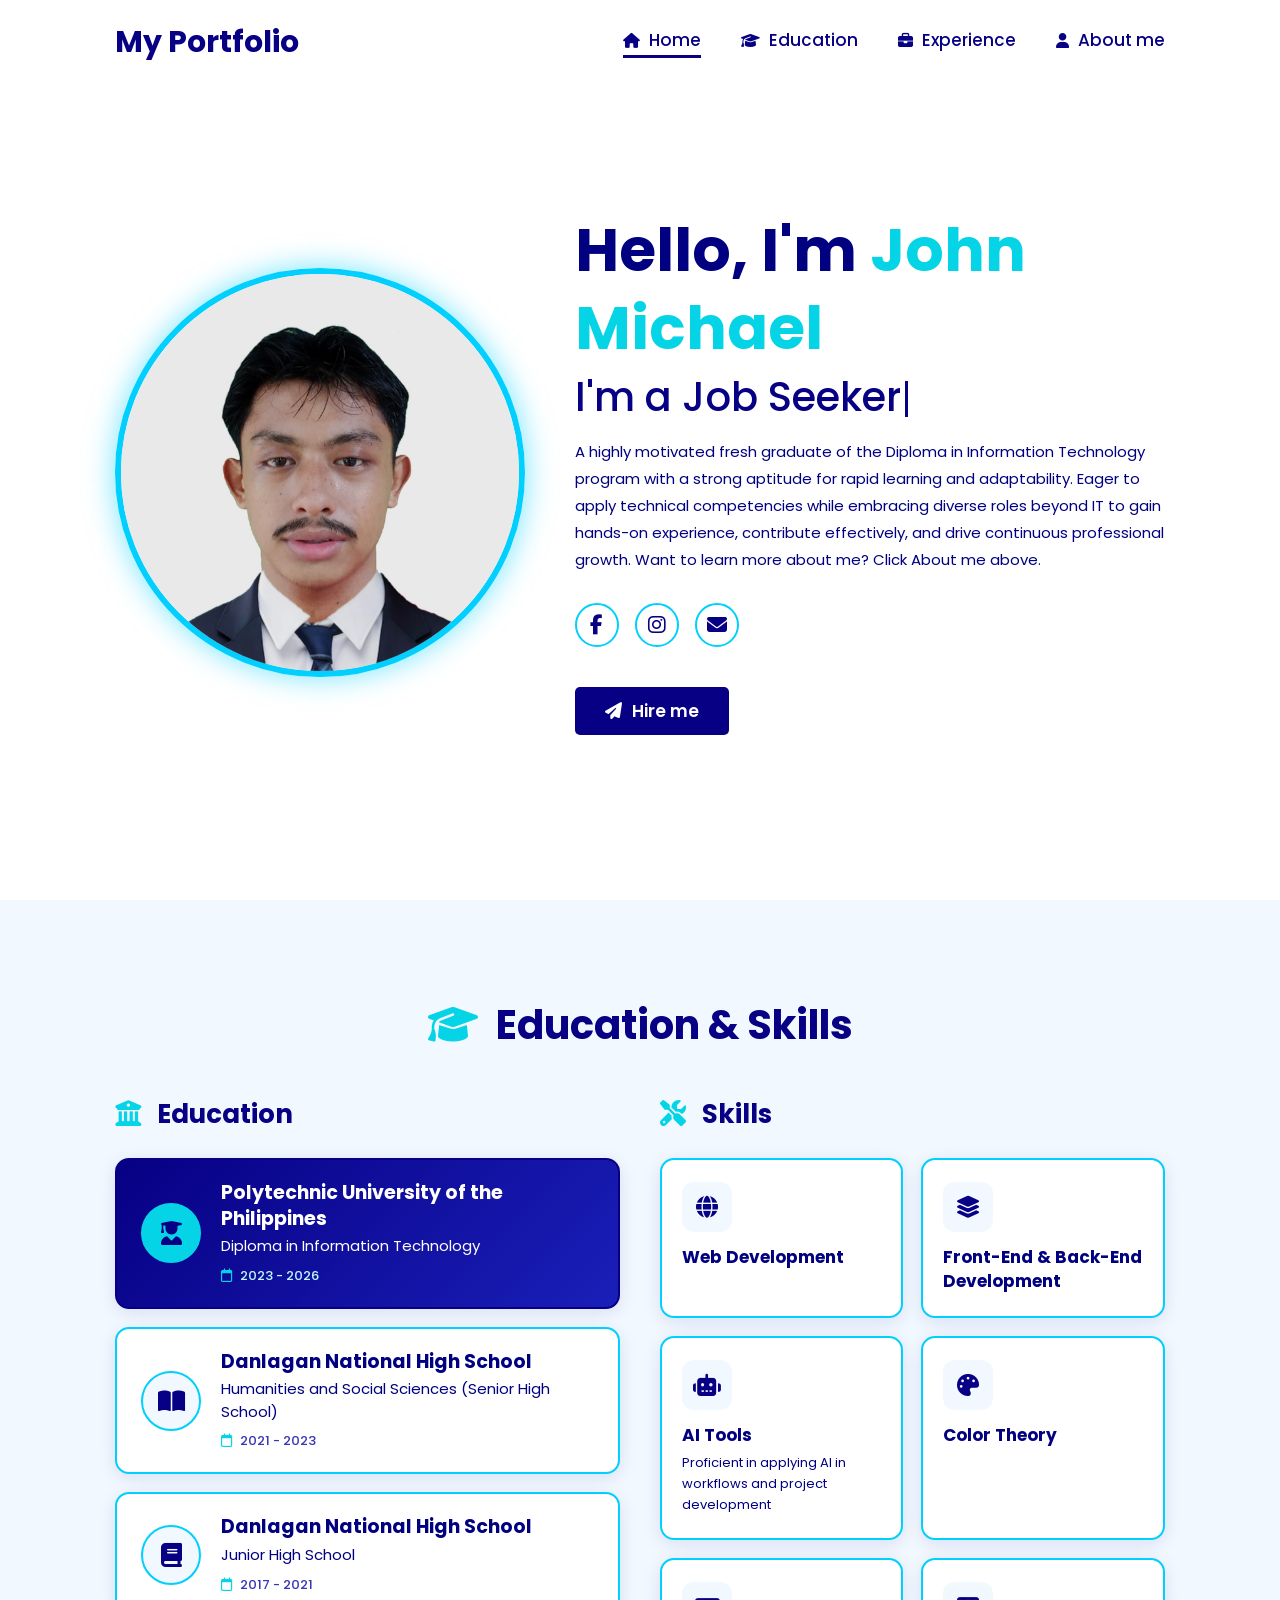
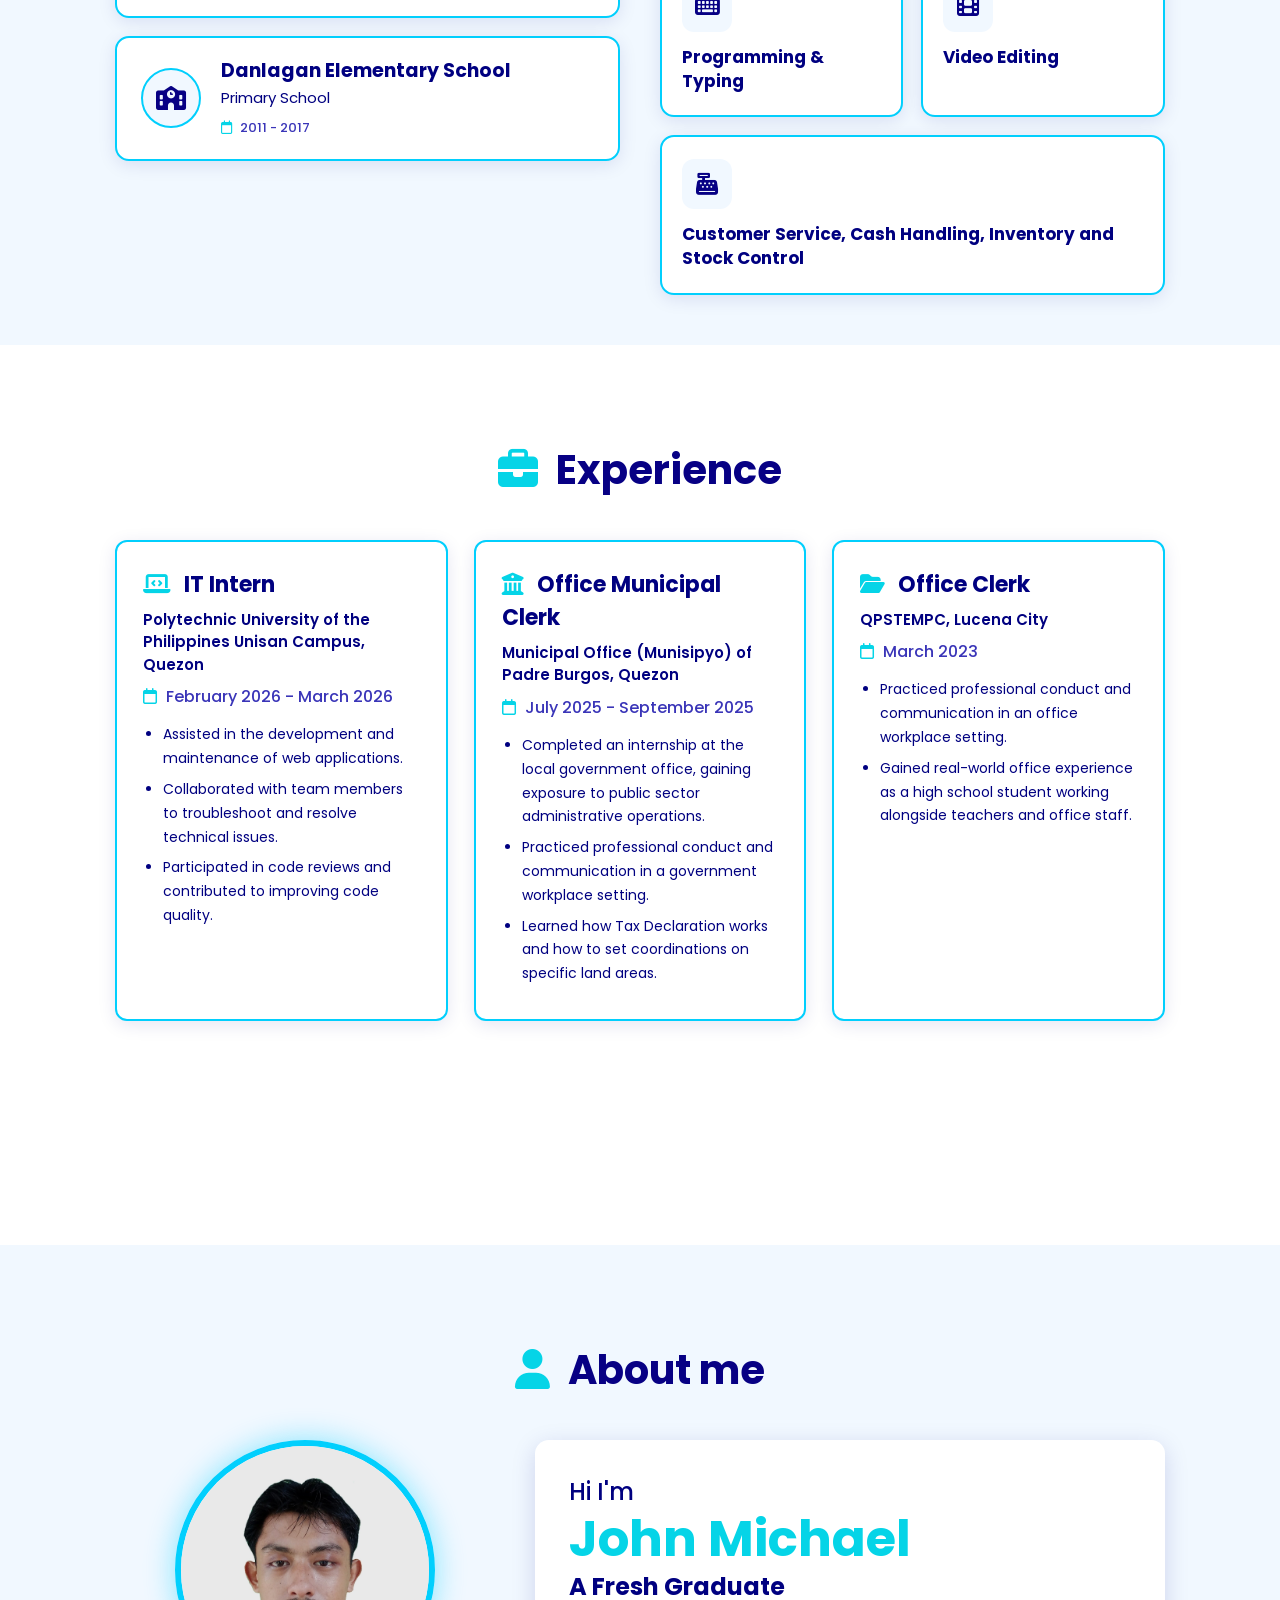
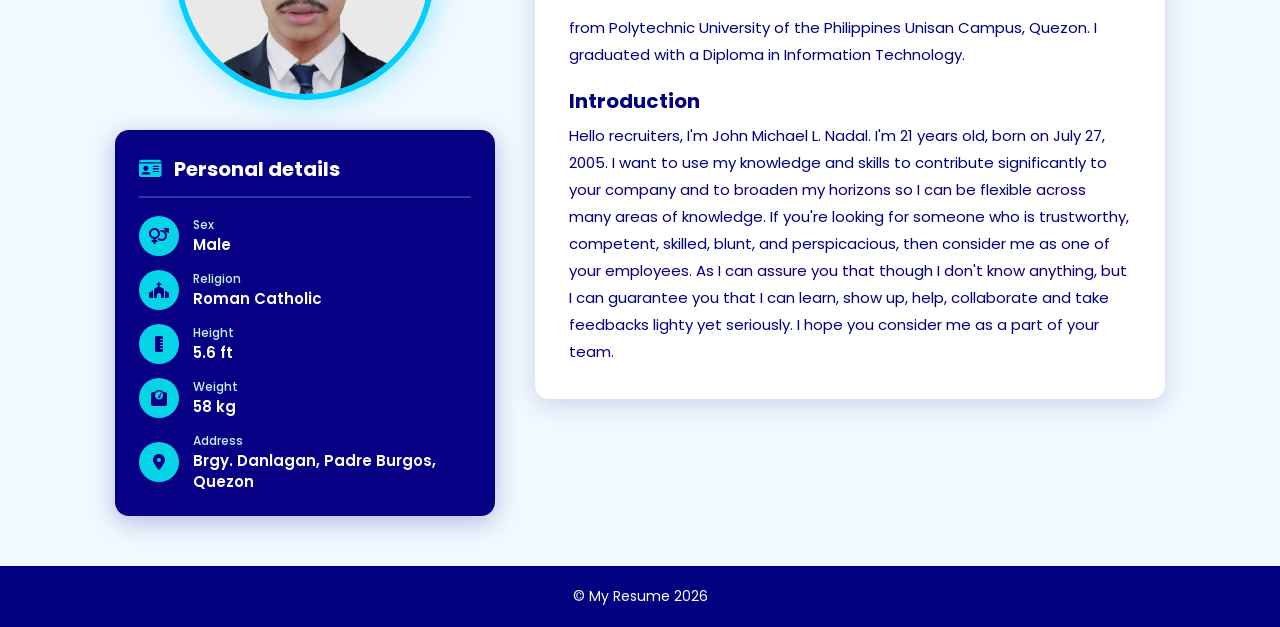
<file: resume.html>
<!DOCTYPE html>
<html lang="en">
<head>
    <meta charset="UTF-8">
    <meta name="viewport" content="width=device-width, initial-scale=1.0">
    <meta name="description" content="Resume and portfolio of John Michael L. Nadal, Diploma in Information Technology graduate.">
    <title>John Michael Nadal | Resume</title>
    <link rel="stylesheet" href="https://cdnjs.cloudflare.com/ajax/libs/font-awesome/6.7.2/css/all.min.css">
    <link rel="stylesheet" href="resume.css">
</head>
<body>
    <header id="header">
        <a href="#home" class="logo">My Portfolio</a>
        <button class="menu-toggle" id="menuToggle" type="button" aria-label="Toggle navigation" aria-expanded="false" aria-controls="nav">
            <i class="fa-solid fa-bars"></i>
        </button>
        <nav id="nav">
            <a href="#home" class="active"><i class="fa-solid fa-house"></i> Home</a>
            <a href="#education"><i class="fa-solid fa-graduation-cap"></i> Education</a>
            <a href="#experience"><i class="fa-solid fa-briefcase"></i> Experience</a>
            <a href="#about"><i class="fa-solid fa-user"></i> About me</a>
        </nav>
    </header>

    <main>
        <section id="home" class="resume">
            <div class="home-img">
                <img src="Michael.jpg" alt="Portrait of John Michael Nadal">
            </div>
            <div class="home-content">
                <h1>Hello, I'm <span>John Michael</span></h1>
                <h3 class="typing-text">I'm a <span id="typed"></span><span class="cursor"></span></h3>
                <p>A highly motivated fresh graduate of the Diploma in Information Technology program with a strong aptitude for rapid learning and adaptability. Eager to apply technical competencies while embracing diverse roles beyond IT to gain hands-on experience, contribute effectively, and drive continuous professional growth. Want to learn more about me? Click About me above.</p>
                <div class="social-icons">
                    <a href="#" aria-label="Facebook"><i class="fa-brands fa-facebook-f"></i></a>
                    <a href="#" aria-label="Instagram"><i class="fa-brands fa-instagram"></i></a>
                    <a href="https://mail.google.com/mail/?view=cm&to=michaelnadal27rocket@gmail.com" target="_blank" rel="noopener" aria-label="Email"><i class="fa-solid fa-envelope"></i></a>
                </div>
                <a href="https://mail.google.com/mail/?view=cm&to=michaelnadal27rocket@gmail.com" target="_blank" rel="noopener" class="btn"><i class="fa-solid fa-paper-plane"></i> Hire me</a>
            </div>
        </section>

        <section id="education" class="education">
            <h2 class="section-title reveal"><i class="fa-solid fa-graduation-cap"></i> Education &amp; Skills</h2>
            <div class="edu-skills">
                <div class="edu-col">
                    <h3 class="col-title reveal"><i class="fa-solid fa-building-columns"></i> Education</h3>
                    <div class="edu-list">
                        <article class="edu-card featured reveal">
                            <div class="edu-icon"><i class="fa-solid fa-user-graduate"></i></div>
                            <div class="edu-info">
                                <h4>Polytechnic University of the Philippines</h4>
                                <p>Diploma in Information Technology</p>
                                <span class="date"><i class="fa-regular fa-calendar"></i> 2023 - 2026</span>
                            </div>
                        </article>
                        <article class="edu-card reveal">
                            <div class="edu-icon"><i class="fa-solid fa-book-open"></i></div>
                            <div class="edu-info">
                                <h4>Danlagan National High School</h4>
                                <p>Humanities and Social Sciences (Senior High School)</p>
                                <span class="date"><i class="fa-regular fa-calendar"></i> 2021 - 2023</span>
                            </div>
                        </article>
                        <article class="edu-card reveal">
                            <div class="edu-icon"><i class="fa-solid fa-book"></i></div>
                            <div class="edu-info">
                                <h4>Danlagan National High School</h4>
                                <p>Junior High School</p>
                                <span class="date"><i class="fa-regular fa-calendar"></i> 2017 - 2021</span>
                            </div>
                        </article>
                        <article class="edu-card reveal">
                            <div class="edu-icon"><i class="fa-solid fa-school"></i></div>
                            <div class="edu-info">
                                <h4>Danlagan Elementary School</h4>
                                <p>Primary School</p>
                                <span class="date"><i class="fa-regular fa-calendar"></i> 2011 - 2017</span>
                            </div>
                        </article>
                    </div>
                </div>
                <div class="skill-col">
                    <h3 class="col-title reveal"><i class="fa-solid fa-screwdriver-wrench"></i> Skills</h3>
                    <div class="skill-grid">
                        <div class="skill-card reveal">
                            <div class="skill-icon"><i class="fa-solid fa-globe"></i></div>
                            <div><h4>Web Development</h4></div>
                        </div>
                        <div class="skill-card reveal">
                            <div class="skill-icon"><i class="fa-solid fa-layer-group"></i></div>
                            <div><h4>Front-End &amp; Back-End Development</h4></div>
                        </div>
                        <div class="skill-card reveal">
                            <div class="skill-icon"><i class="fa-solid fa-robot"></i></div>
                            <div><h4>AI Tools</h4><p>Proficient in applying AI in workflows and project development</p></div>
                        </div>
                        <div class="skill-card reveal">
                            <div class="skill-icon"><i class="fa-solid fa-palette"></i></div>
                            <div><h4>Color Theory</h4></div>
                        </div>
                        <div class="skill-card reveal">
                            <div class="skill-icon"><i class="fa-solid fa-keyboard"></i></div>
                            <div><h4>Programming &amp; Typing</h4></div>
                        </div>
                        <div class="skill-card reveal">
                            <div class="skill-icon"><i class="fa-solid fa-film"></i></div>
                            <div><h4>Video Editing</h4></div>
                        </div>
                        <div class="skill-card wide reveal">
                            <div class="skill-icon"><i class="fa-solid fa-cash-register"></i></div>
                            <div><h4>Customer Service, Cash Handling, Inventory and Stock Control</h4></div>
                        </div>
                    </div>
                </div>
            </div>
        </section>

        <section id="experience" class="experience">
            <h2 class="section-title reveal"><i class="fa-solid fa-briefcase"></i> Experience</h2>
            <div class="job-grid">
                <article class="job reveal">
                    <h3><i class="fa-solid fa-laptop-code"></i> IT Intern</h3>
                    <p class="place">Polytechnic University of the Philippines Unisan Campus, Quezon</p>
                    <p class="date"><i class="fa-regular fa-calendar"></i> February 2026 - March 2026</p>
                    <ul>
                        <li>Assisted in the development and maintenance of web applications.</li>
                        <li>Collaborated with team members to troubleshoot and resolve technical issues.</li>
                        <li>Participated in code reviews and contributed to improving code quality.</li>
                    </ul>
                </article>
                <article class="job reveal">
                    <h3><i class="fa-solid fa-building-columns"></i> Office Municipal Clerk</h3>
                    <p class="place">Municipal Office (Munisipyo) of Padre Burgos, Quezon</p>
                    <p class="date"><i class="fa-regular fa-calendar"></i> July 2025 - September 2025</p>
                    <ul>
                        <li>Completed an internship at the local government office, gaining exposure to public sector administrative operations.</li>
                        <li>Practiced professional conduct and communication in a government workplace setting.</li>
                        <li>Learned how Tax Declaration works and how to set coordinations on specific land areas.</li>
                    </ul>
                </article>
                <article class="job reveal">
                    <h3><i class="fa-solid fa-folder-open"></i> Office Clerk</h3>
                    <p class="place">QPSTEMPC, Lucena City</p>
                    <p class="date"><i class="fa-regular fa-calendar"></i> March 2023</p>
                    <ul>
                        <li>Practiced professional conduct and communication in an office workplace setting.</li>
                        <li>Gained real-world office experience as a high school student working alongside teachers and office staff.</li>
                    </ul>
                </article>
            </div>
        </section>

        <section id="about" class="about">
            <h2 class="section-title reveal"><i class="fa-solid fa-user"></i> About me</h2>
            <div class="about-container">
                <div class="about-side reveal">
                    <img src="Michael.jpg" alt="John Michael Nadal">
                    <div class="details">
                        <h4><i class="fa-solid fa-id-card"></i> Personal details</h4>
                        <ul class="detail-list">
                            <li><span class="d-icon"><i class="fa-solid fa-venus-mars"></i></span><span class="d-text"><span class="label">Sex</span><span class="value">Male</span></span></li>
                            <li><span class="d-icon"><i class="fa-solid fa-church"></i></span><span class="d-text"><span class="label">Religion</span><span class="value">Roman Catholic</span></span></li>
                            <li><span class="d-icon"><i class="fa-solid fa-ruler-vertical"></i></span><span class="d-text"><span class="label">Height</span><span class="value">5.6 ft</span></span></li>
                            <li><span class="d-icon"><i class="fa-solid fa-weight-scale"></i></span><span class="d-text"><span class="label">Weight</span><span class="value">58 kg</span></span></li>
                            <li><span class="d-icon"><i class="fa-solid fa-location-dot"></i></span><span class="d-text"><span class="label">Address</span><span class="value">Brgy. Danlagan, Padre Burgos, Quezon</span></span></li>
                        </ul>
                    </div>
                </div>
                <div class="info-box reveal">
                    <h2>Hi I'm</h2>
                    <h1>John Michael</h1>
                    <h3>A Fresh Graduate</h3>
                    <p>from Polytechnic University of the Philippines Unisan Campus, Quezon. I graduated with a Diploma in Information Technology.</p>
                    <h4>Introduction</h4>
                    <p>Hello recruiters, I'm John Michael L. Nadal. I'm 21 years old, born on July 27, 2005. I want to use my knowledge and skills to contribute significantly to your company and to broaden my horizons so I can be flexible across many areas of knowledge. If you're looking for someone who is trustworthy, competent, skilled, blunt, and perspicacious, then consider me as one of your employees. As I can assure you that though I don't know anything, but I can guarantee you that I can learn, show up, help, collaborate and take feedbacks lighty yet seriously. I hope you consider me as a part of your team.</p>
                </div>
            </div>
        </section>
    </main>

    <footer>
        <p>&copy; My Resume 2026</p>
    </footer>

    <button class="to-top" id="toTop" type="button" aria-label="Back to top"><i class="fa-solid fa-arrow-up"></i></button>

    <script src="index.js"></script>
</body>
</html>
</file>
<file: resume.css>
@import url('https://fonts.googleapis.com/css2?family=Poppins:ital,wght@0,400;0,500;0,600;0,700;1,400&display=swap');

:root {
    --navy: #070084;
    --text: navy;
    --cyan: #05d4e7;
    --ring: #01cffd;
    --white: #fff;
    --soft: #f1f8ff;
    --header-h: 7.5rem;
}

* {
    margin: 0;
    padding: 0;
    box-sizing: border-box;
    text-decoration: none;
    outline: none;
    font-family: 'Poppins', sans-serif;
}

html {
    font-size: 62.5%;
    scroll-behavior: smooth;
}

body {
    width: 100%;
    min-height: 100vh;
    overflow-x: hidden;
    background: var(--white);
    color: var(--text);
    font-size: 1.6rem;
}

img {
    max-width: 100%;
    display: block;
}

a:focus-visible,
button:focus-visible {
    outline: 3px solid var(--cyan);
    outline-offset: 3px;
}

header {
    position: fixed;
    top: 0;
    left: 0;
    width: 100%;
    padding: 2rem 9%;
    background: transparent;
    display: flex;
    justify-content: space-between;
    align-items: center;
    z-index: 100;
    transition: background 0.4s ease, box-shadow 0.4s ease, padding 0.4s ease;
}

header.scrolled {
    background: rgba(255, 255, 255, 0.92);
    backdrop-filter: blur(8px);
    -webkit-backdrop-filter: blur(8px);
    box-shadow: 0 2px 18px rgba(7, 0, 132, 0.15);
    padding: 1.4rem 9%;
}

.logo {
    color: var(--navy);
    font-size: 3rem;
    font-weight: 700;
    cursor: pointer;
    transition: transform 0.5s ease;
}

.logo:hover {
    transform: scale(1.1);
}

nav {
    display: flex;
    align-items: center;
}

nav a {
    font-size: 1.7rem;
    font-weight: 500;
    color: var(--navy);
    margin-left: 4rem;
    padding-bottom: 0.2rem;
    border-bottom: 3px solid transparent;
    transition: border-color 0.3s ease, color 0.3s ease, transform 0.3s ease;
}

nav a i {
    margin-right: 0.5rem;
    font-size: 1.5rem;
}

nav a:hover,
nav a.active {
    color: var(--navy);
    border-bottom: 3px solid var(--navy);
}

nav a:hover {
    transform: translateY(-2px);
}

.menu-toggle {
    display: none;
    background: transparent;
    border: 0.2rem solid var(--ring);
    border-radius: 0.8rem;
    width: 4.6rem;
    height: 4.6rem;
    font-size: 2.2rem;
    color: var(--navy);
    cursor: pointer;
    transition: background 0.3s ease, color 0.3s ease;
}

.menu-toggle i {
    font-family: 'Font Awesome 6 Free';
    font-weight: 900;
}

.menu-toggle:hover {
    background: var(--navy);
    color: var(--white);
}

section {
    padding: 5rem 9%;
    min-height: 100vh;
}

main section:not(.resume) {
    padding-top: calc(var(--header-h) + 2rem);
}

.section-title {
    font-size: 4rem;
    font-weight: 700;
    color: var(--navy);
    text-align: center;
    margin-bottom: 4rem;
}

.section-title i {
    color: var(--cyan);
    margin-right: 1rem;
}

.resume {
    display: flex;
    justify-content: center;
    align-items: center;
    gap: 5rem;
    background: var(--white);
    padding-top: calc(var(--header-h) + 2rem);
}

.resume .home-content h1 {
    font-size: 6rem;
    font-weight: 700;
    line-height: 1.3;
}

.resume .home-content h1 span {
    color: var(--cyan);
}

.home-content h3 {
    font-size: 4rem;
    font-weight: 500;
    margin-bottom: 1.1rem;
}

.home-content p {
    font-size: 1.5rem;
    line-height: 1.8;
    max-width: 60rem;
}

.home-content,
.home-img {
    animation: fadeUp 1s ease both;
}

.home-img {
    border-radius: 50%;
    flex-shrink: 0;
}

.home-img img {
    width: 32vw;
    max-width: 42rem;
    min-width: 22rem;
    aspect-ratio: 1 / 1;
    object-fit: cover;
    border-radius: 50%;
    border: 0.6rem solid var(--ring);
    box-shadow: 0 0 3rem rgba(1, 207, 253, 0.55);
    cursor: pointer;
    animation: float 4s ease-in-out infinite;
    transition: box-shadow 0.3s ease, transform 0.3s ease;
}

.home-img img:hover {
    box-shadow: 0 0 5rem rgba(7, 0, 132, 0.55);
}

.social-icons a {
    display: inline-flex;
    justify-content: center;
    align-items: center;
    width: 4.4rem;
    height: 4.4rem;
    background-color: transparent;
    border: 0.2rem solid var(--ring);
    font-size: 2rem;
    border-radius: 50%;
    margin: 3rem 1.2rem 3rem 0;
    transition: 0.3s ease;
    color: var(--navy);
}

.social-icons a:hover {
    background-color: var(--navy);
    color: var(--white);
    border: 0.2rem solid var(--navy);
    transform: scale(1.2);
}

.btn {
    display: inline-block;
    padding: 1.1rem 3rem;
    background: var(--navy);
    color: var(--white);
    font-size: 1.7rem;
    font-weight: 600;
    cursor: pointer;
    border-radius: 0.5rem;
    margin-top: 1rem;
    transition: 0.3s ease;
}

.btn i {
    margin-right: 0.6rem;
}

.btn:hover {
    background: var(--cyan);
    color: var(--navy);
    transform: scale(1.08);
}

.typing-text {
    font-size: 3.4rem;
    color: var(--navy);
    font-weight: 600;
    min-height: 5.2rem;
}

.typing-text span {
    color: var(--navy);
    font: inherit;
}

.typing-text .cursor {
    display: inline-block;
    width: 3px;
    height: 0.9em;
    margin-left: 4px;
    vertical-align: middle;
    background: var(--navy);
    animation: blink 0.7s steps(1) infinite;
}

.education {
    background: var(--soft);
}

.date {
    margin-top: 0.8rem;
    color: #3a35b8;
    font-weight: 500;
}

.date i {
    margin-right: 0.5rem;
    color: var(--cyan);
}

.edu-skills {
    display: grid;
    grid-template-columns: 1fr 1fr;
    gap: 4rem;
    max-width: 120rem;
    margin: 0 auto;
    align-items: start;
}

.col-title {
    font-size: 2.6rem;
    margin-bottom: 2.4rem;
    color: var(--navy);
}

.col-title i {
    color: var(--cyan);
    margin-right: 1rem;
}

.edu-list {
    display: flex;
    flex-direction: column;
    gap: 1.8rem;
}

.edu-card {
    display: flex;
    align-items: center;
    gap: 2rem;
    background: var(--white);
    border: 0.2rem solid var(--ring);
    border-radius: 1.4rem;
    padding: 2rem 2.4rem;
    box-shadow: 0 0.4rem 1.8rem rgba(7, 0, 132, 0.1);
    transition: transform 0.3s ease, box-shadow 0.3s ease;
}

.edu-card.featured {
    background: linear-gradient(135deg, var(--navy), #1a1fb8);
    border-color: var(--navy);
    color: var(--white);
}

.edu-icon {
    flex-shrink: 0;
    width: 6rem;
    height: 6rem;
    border-radius: 50%;
    display: flex;
    justify-content: center;
    align-items: center;
    font-size: 2.4rem;
    color: var(--navy);
    background: var(--soft);
    border: 0.2rem solid var(--ring);
}

.edu-card.featured .edu-icon {
    background: var(--cyan);
    border-color: var(--cyan);
    color: var(--navy);
}

.edu-info h4 {
    font-size: 1.9rem;
    line-height: 1.35;
    margin-bottom: 0.4rem;
}

.edu-info p {
    font-size: 1.5rem;
    line-height: 1.5;
}

.edu-info .date {
    display: inline-block;
    margin-top: 0.8rem;
    font-size: 1.3rem;
}

.edu-card.featured .edu-info .date {
    color: #bff6fb;
}

.edu-card:hover,
.skill-card:hover {
    box-shadow: 0 1rem 2.8rem rgba(7, 0, 132, 0.25);
}

.edu-card.reveal.visible:hover {
    transform: translateX(0.8rem);
}

.skill-grid {
    display: grid;
    grid-template-columns: 1fr 1fr;
    gap: 1.8rem;
}

.skill-card {
    background: var(--white);
    border: 0.2rem solid var(--ring);
    border-radius: 1.4rem;
    padding: 2.2rem 2rem;
    box-shadow: 0 0.4rem 1.8rem rgba(7, 0, 132, 0.1);
    transition: transform 0.3s ease, box-shadow 0.3s ease, background 0.3s ease, color 0.3s ease;
}

.skill-card.wide {
    grid-column: 1 / -1;
}

.skill-icon {
    width: 5rem;
    height: 5rem;
    border-radius: 1.2rem;
    display: flex;
    justify-content: center;
    align-items: center;
    font-size: 2.2rem;
    color: var(--navy);
    background: var(--soft);
    margin-bottom: 1.4rem;
    transition: background 0.3s ease, color 0.3s ease;
}

.skill-card h4 {
    font-size: 1.7rem;
    line-height: 1.4;
}

.skill-card p {
    margin-top: 0.6rem;
    font-size: 1.3rem;
    line-height: 1.6;
}

.skill-card:hover .skill-icon {
    background: var(--navy);
    color: var(--cyan);
}

.skill-card.reveal.visible:hover {
    transform: translateY(-0.6rem);
}

.experience {
    background: var(--white);
}

.job-grid {
    display: grid;
    grid-template-columns: repeat(auto-fit, minmax(30rem, 1fr));
    gap: 2.6rem;
    max-width: 120rem;
    margin: 0 auto;
}

.job {
    background: var(--white);
    border: 0.2rem solid var(--ring);
    border-radius: 1.2rem;
    padding: 2.6rem;
    box-shadow: 0 0.4rem 1.8rem rgba(7, 0, 132, 0.1);
    transition: transform 0.3s ease, box-shadow 0.3s ease, background 0.3s ease;
}

.job:hover {
    transform: translateY(-0.8rem);
    box-shadow: 0 1rem 2.8rem rgba(7, 0, 132, 0.25);
}

.job h3 {
    font-size: 2.2rem;
    margin-bottom: 0.8rem;
}

.job h3 i {
    color: var(--cyan);
    margin-right: 0.8rem;
}

.job .place {
    font-size: 1.5rem;
    font-weight: 600;
    line-height: 1.5;
}

.job ul {
    margin-top: 1.4rem;
    padding-left: 2rem;
}

.job li {
    font-size: 1.4rem;
    line-height: 1.7;
    margin-bottom: 0.7rem;
}

.gallery {
    background: #e8fbfd;
    min-height: auto;
}

.gallery-grid {
    display: grid;
    grid-template-columns: repeat(auto-fit, minmax(28rem, 1fr));
    gap: 2.6rem;
    max-width: 120rem;
    margin: 0 auto;
}

.gallery-item {
    position: relative;
    overflow: hidden;
    border-radius: 1.4rem;
    aspect-ratio: 4 / 3;
    cursor: pointer;
    background: linear-gradient(135deg, var(--navy), #1a1fb8);
    border: 0.2rem solid var(--ring);
    box-shadow: 0 0.4rem 1.8rem rgba(7, 0, 132, 0.15);
    transition: transform 0.3s ease, box-shadow 0.3s ease;
}

.gallery-item img {
    width: 100%;
    height: 100%;
    object-fit: cover;
    transition: transform 0.6s ease;
}

.gallery-item:hover img,
.gallery-item:focus-visible img {
    transform: scale(1.08);
}

.gallery-item.reveal.visible:hover {
    transform: translateY(-0.8rem);
    box-shadow: 0 1rem 2.8rem rgba(7, 0, 132, 0.3);
}

.gallery-group {
    max-width: 120rem;
    margin: 0 auto 4rem;
}

.group-head {
    display: flex;
    align-items: center;
    gap: 1.6rem;
    margin-bottom: 2rem;
}

.group-icon {
    flex-shrink: 0;
    width: 5.4rem;
    height: 5.4rem;
    border-radius: 50%;
    display: flex;
    justify-content: center;
    align-items: center;
    font-size: 2.2rem;
    background: var(--navy);
    color: var(--cyan);
}

.group-head h3 {
    font-size: 2.4rem;
    line-height: 1.2;
}

.group-head p {
    font-size: 1.5rem;
    font-weight: 500;
    color: #3a35b8;
}

.gallery-item img.focus-mid {
    object-position: center 55%;
}

.gallery-item img.focus-low {
    object-position: center 70%;
}

.gallery-item .zoom {
    position: absolute;
    right: 1.4rem;
    bottom: 1.4rem;
    width: 4.2rem;
    height: 4.2rem;
    border-radius: 50%;
    display: flex;
    justify-content: center;
    align-items: center;
    font-size: 1.6rem;
    background: var(--cyan);
    color: var(--navy);
    opacity: 0;
    transform: scale(0.7);
    transition: opacity 0.3s ease, transform 0.3s ease;
}

.gallery-item:hover .zoom,
.gallery-item:focus-visible .zoom {
    opacity: 1;
    transform: scale(1);
}

.lightbox {
    position: fixed;
    inset: 0;
    display: flex;
    justify-content: center;
    align-items: center;
    padding: 4rem 2rem;
    background: rgba(3, 0, 60, 0.9);
    opacity: 0;
    visibility: hidden;
    transition: opacity 0.3s ease, visibility 0.3s ease;
    z-index: 200;
}

.lightbox.open {
    opacity: 1;
    visibility: visible;
}

.lightbox figure {
    max-width: 100rem;
    max-height: 100%;
    display: flex;
    flex-direction: column;
    align-items: center;
    transform: scale(0.92);
    transition: transform 0.3s ease;
}

.lightbox.open figure {
    transform: scale(1);
}

.lightbox img {
    max-width: 100%;
    max-height: 75vh;
    object-fit: contain;
    border-radius: 1rem;
    border: 0.4rem solid var(--ring);
}

.lightbox figcaption {
    margin-top: 1.6rem;
    color: var(--white);
    font-size: 1.6rem;
    text-align: center;
}

.lightbox-close {
    position: absolute;
    top: 2rem;
    right: 2rem;
    width: 4.8rem;
    height: 4.8rem;
    border: 0;
    border-radius: 50%;
    background: var(--cyan);
    color: var(--navy);
    font-size: 2rem;
    cursor: pointer;
    transition: transform 0.3s ease;
}

.lightbox-close i {
    font-family: 'Font Awesome 6 Free';
    font-weight: 900;
}

.lightbox-close:hover {
    transform: rotate(90deg) scale(1.1);
}

.about {
    background: var(--soft);
}

.about-container {
    display: grid;
    grid-template-columns: minmax(28rem, 38rem) 1fr;
    gap: 4rem;
    align-items: start;
    max-width: 115rem;
    margin: 0 auto;
}

.about-side {
    display: flex;
    flex-direction: column;
    align-items: center;
    gap: 3rem;
}

.about-side > img {
    width: 100%;
    max-width: 26rem;
    aspect-ratio: 1 / 1;
    object-fit: cover;
    border-radius: 50%;
    border: 0.6rem solid var(--ring);
    box-shadow: 0 0 3rem rgba(1, 207, 253, 0.45);
    transition: transform 0.4s ease;
}

.about-side > img:hover {
    transform: rotate(-4deg) scale(1.04);
}

.details {
    width: 100%;
    background: var(--navy);
    color: var(--white);
    border-radius: 1.4rem;
    padding: 2.4rem;
    box-shadow: 0 0.6rem 2.4rem rgba(7, 0, 132, 0.25);
}

.details h4 {
    font-size: 2rem;
    margin-bottom: 1.8rem;
    padding-bottom: 1.2rem;
    border-bottom: 0.2rem solid rgba(255, 255, 255, 0.2);
}

.details h4 i {
    color: var(--cyan);
    margin-right: 0.8rem;
}

.detail-list {
    list-style: none;
    display: flex;
    flex-direction: column;
    gap: 1.4rem;
}

.detail-list li {
    display: flex;
    align-items: center;
    gap: 1.4rem;
}

.detail-list .d-icon {
    flex-shrink: 0;
    width: 4rem;
    height: 4rem;
    border-radius: 50%;
    display: flex;
    justify-content: center;
    align-items: center;
    font-size: 1.6rem;
    background: var(--cyan);
    color: var(--navy);
    transition: transform 0.3s ease;
}

.detail-list li:hover .d-icon {
    transform: scale(1.15) rotate(8deg);
}

.detail-list .d-text {
    display: flex;
    flex-direction: column;
    min-width: 0;
}

.detail-list .label {
    font-size: 1.2rem;
    color: #bff6fb;
    font-weight: 500;
}

.detail-list .value {
    font-size: 1.5rem;
    font-weight: 600;
    line-height: 1.4;
}

.info-box {
    background: var(--white);
    border-radius: 1.4rem;
    padding: 3.4rem;
    box-shadow: 0 0.6rem 2.4rem rgba(7, 0, 132, 0.15);
}

.info-box h2 {
    font-size: 2.4rem;
    font-weight: 500;
}

.info-box h1 {
    font-size: 5rem;
    line-height: 1.2;
    color: var(--cyan);
}

.info-box h3 {
    font-size: 2.4rem;
    margin-bottom: 1rem;
}

.info-box h4 {
    font-size: 2rem;
    margin: 1.8rem 0 0.6rem;
}

.info-box p {
    font-size: 1.5rem;
    line-height: 1.8;
}

footer {
    position: relative;
    width: 100%;
    padding: 2rem;
    font-size: 1.4rem;
    color: var(--white);
    background-color: navy;
    text-align: center;
}

.to-top {
    position: fixed;
    right: 2.4rem;
    bottom: 2.4rem;
    width: 4.8rem;
    height: 4.8rem;
    border: 0;
    border-radius: 50%;
    background: var(--navy);
    color: var(--white);
    font-size: 1.8rem;
    cursor: pointer;
    opacity: 0;
    visibility: hidden;
    transform: translateY(2rem);
    transition: opacity 0.3s ease, transform 0.3s ease, visibility 0.3s ease, background 0.3s ease, color 0.3s ease;
    z-index: 90;
}

.to-top i {
    font-family: 'Font Awesome 6 Free';
    font-weight: 900;
}

.to-top.show {
    opacity: 1;
    visibility: visible;
    transform: translateY(0);
}

.to-top:hover {
    background: var(--cyan);
    color: var(--navy);
}

.reveal {
    opacity: 0;
    transform: translateY(3rem);
    transition: opacity 0.7s ease, transform 0.7s ease;
}

.reveal.visible {
    opacity: 1;
    transform: translateY(0);
}

.job.reveal.visible:hover {
    transform: translateY(-0.8rem);
}

@keyframes blink {
    0%, 50% {
        opacity: 1;
    }
    50.01%, 100% {
        opacity: 0;
    }
}

@keyframes float {
    0%, 100% {
        transform: translateY(0);
    }
    50% {
        transform: translateY(-1.2rem);
    }
}

@keyframes fadeUp {
    from {
        opacity: 0;
        transform: translateY(3rem);
    }
    to {
        opacity: 1;
        transform: translateY(0);
    }
}

@media (max-width: 1200px) {
    header,
    header.scrolled {
        padding-left: 5%;
        padding-right: 5%;
    }

    section {
        padding-left: 5%;
        padding-right: 5%;
    }

    .resume .home-content h1 {
        font-size: 5rem;
    }

    .home-content h3,
    .typing-text {
        font-size: 3rem;
    }
}

@media (max-width: 995px) {
    :root {
        --header-h: 7rem;
    }

    header {
        padding: 1.5rem 5%;
    }

    .logo {
        font-size: 2.5rem;
    }

    .menu-toggle {
        display: inline-flex;
        align-items: center;
        justify-content: center;
    }

    nav {
        position: absolute;
        top: 100%;
        left: 0;
        width: 100%;
        flex-direction: column;
        align-items: stretch;
        background: rgba(255, 255, 255, 0.98);
        box-shadow: 0 1.2rem 1.8rem rgba(7, 0, 132, 0.18);
        max-height: 0;
        overflow: hidden;
        opacity: 0;
        transition: max-height 0.4s ease, opacity 0.3s ease;
    }

    nav.open {
        max-height: 36rem;
        opacity: 1;
    }

    nav a {
        margin: 0;
        padding: 1.6rem 5%;
        font-size: 1.7rem;
        border-bottom: 1px solid rgba(7, 0, 132, 0.1);
        border-left: 0.5rem solid transparent;
    }

    nav a:hover,
    nav a.active {
        border-bottom: 1px solid rgba(7, 0, 132, 0.1);
        border-left: 0.5rem solid var(--navy);
        background: var(--soft);
    }

    nav a:hover {
        transform: none;
    }

    .resume {
        flex-direction: column;
        text-align: center;
        gap: 2rem;
    }

    .resume .home-content h1 {
        font-size: 4rem;
    }

    .home-content h3,
    .typing-text {
        font-size: 2.5rem;
        min-height: 3.6rem;
    }

    .home-content p {
        font-size: 1.4rem;
        margin: 0 auto;
    }

    .home-img img {
        width: 45vw;
    }

    .section-title {
        font-size: 3.2rem;
    }
}

@media (max-width: 600px) {
    header {
        padding: 1.2rem 4%;
    }

    .logo {
        font-size: 2.2rem;
    }

    section {
        padding: 4rem 5%;
    }

    main section:not(.resume),
    .resume {
        padding-top: calc(var(--header-h) + 1rem);
    }

    .resume .home-content h1 {
        font-size: 3rem;
    }

    .home-content h3,
    .typing-text {
        font-size: 2rem;
        min-height: 3rem;
    }

    .home-content p {
        font-size: 1.3rem;
    }

    .home-img img {
        width: 58vw;
    }

    .social-icons a {
        width: 3.8rem;
        height: 3.8rem;
        font-size: 1.6rem;
        margin: 2rem 0.8rem;
    }

    .btn {
        font-size: 1.5rem;
        padding: 0.9rem 2.5rem;
    }

    .section-title {
        font-size: 2.6rem;
        margin-bottom: 2.6rem;
    }

    .job {
        padding: 2rem;
    }

    .job h3 {
        font-size: 1.9rem;
    }

    .job-grid {
        grid-template-columns: 1fr;
    }

    .info-box {
        padding: 2.2rem;
    }

    .info-box h1 {
        font-size: 3.6rem;
    }

    .info-box h2,
    .info-box h3 {
        font-size: 2rem;
    }

    .info-box p {
        font-size: 1.35rem;
    }

    .to-top {
        right: 1.4rem;
        bottom: 1.4rem;
        width: 4.2rem;
        height: 4.2rem;
    }
}

@media (max-width: 995px) {
    .edu-skills {
        grid-template-columns: 1fr;
        gap: 4rem;
    }

    .col-title {
        text-align: center;
    }

    .about-container {
        grid-template-columns: 1fr;
        gap: 3rem;
    }

    .about-side {
        max-width: 46rem;
        margin: 0 auto;
        width: 100%;
    }

    .info-box {
        text-align: center;
    }
}

@media (max-width: 600px) {
    .col-title {
        font-size: 2.2rem;
    }

    .edu-card {
        padding: 1.6rem;
        gap: 1.4rem;
    }

    .edu-icon {
        width: 4.8rem;
        height: 4.8rem;
        font-size: 2rem;
    }

    .edu-info h4 {
        font-size: 1.6rem;
    }

    .edu-info p {
        font-size: 1.3rem;
    }

    .skill-grid {
        grid-template-columns: 1fr;
    }

    .skill-card {
        display: flex;
        align-items: center;
        gap: 1.4rem;
        padding: 1.6rem;
    }

    .skill-icon {
        flex-shrink: 0;
        margin-bottom: 0;
        width: 4.4rem;
        height: 4.4rem;
        font-size: 2rem;
    }

    .skill-card h4 {
        font-size: 1.5rem;
    }

    .skill-card p {
        font-size: 1.2rem;
    }

    .about-side > img {
        max-width: 22rem;
    }

    .details {
        padding: 2rem 1.6rem;
    }
}

@media (max-width: 600px) {
    .gallery-grid {
        grid-template-columns: 1fr;
    }

    .lightbox {
        padding: 6rem 1rem 2rem;
    }

    .lightbox-close {
        top: 1rem;
        right: 1rem;
        width: 4.2rem;
        height: 4.2rem;
    }
}

@media (max-width: 600px) {
    .group-icon {
        width: 4.4rem;
        height: 4.4rem;
        font-size: 1.8rem;
    }

    .group-head h3 {
        font-size: 2rem;
    }

    .group-head p {
        font-size: 1.3rem;
    }

    .gallery-item .zoom {
        opacity: 1;
        transform: scale(1);
        width: 3.6rem;
        height: 3.6rem;
        right: 1rem;
        bottom: 1rem;
    }
}

@media (max-width: 360px) {
    .resume .home-content h1 {
        font-size: 2.6rem;
    }

    .logo {
        font-size: 1.9rem;
    }
}

@media (prefers-reduced-motion: reduce) {
    html {
        scroll-behavior: auto;
    }

    *,
    *::before,
    *::after {
        animation-duration: 0.01ms !important;
        animation-iteration-count: 1 !important;
        transition-duration: 0.01ms !important;
    }

    .reveal {
        opacity: 1;
        transform: none;
    }
}
</file>
